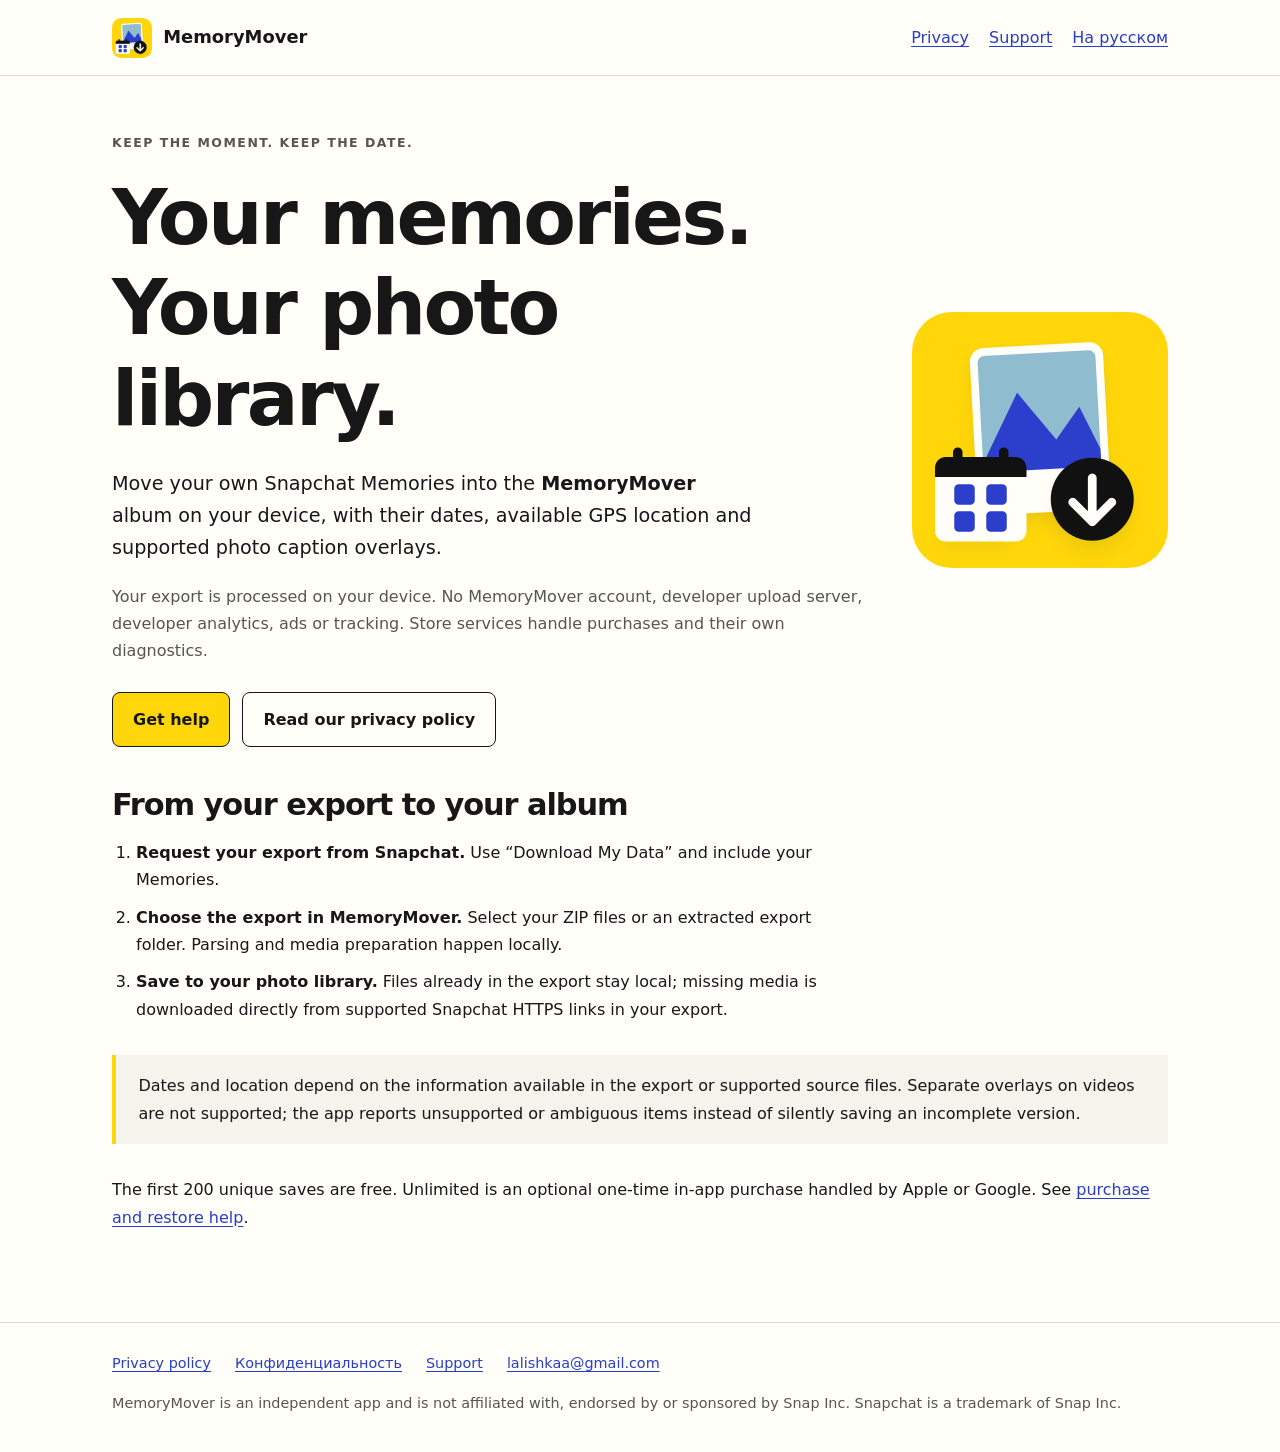
<file: index.html>
<!doctype html>
<html lang="en">
<head>
  <meta charset="utf-8">
  <meta name="viewport" content="width=device-width, initial-scale=1">
  <meta name="description" content="MemoryMover moves your own Snapchat Memories to your device photo library. On-device processing, no MemoryMover account, ads or tracking.">
  <meta name="referrer" content="no-referrer">
  <title>MemoryMover — Your memories, in your photo library</title>
  <link rel="icon" href="icon.png" type="image/png">
  <link rel="stylesheet" href="styles.css">
</head>
<body>
  <a class="skip-link" href="#main">Skip to content</a>
  <header class="site-header">
    <div class="wrap header-inner">
      <a class="brand" href="index.html" aria-current="page"><img src="icon.png" width="40" height="40" alt="">MemoryMover</a>
      <nav aria-label="Main navigation"><a href="privacy.html">Privacy</a><a href="support.html">Support</a><a href="ru/privacy.html" lang="ru">На русском</a></nav>
    </div>
  </header>
  <main id="main" class="wrap">
    <section class="hero" aria-labelledby="title">
      <div>
        <p class="eyebrow">Keep the moment. Keep the date.</p>
        <h1 id="title">Your memories.<br>Your photo library.</h1>
        <p class="lead">Move your own Snapchat Memories into the <strong>MemoryMover</strong> album on your device, with their dates, available GPS location and supported photo caption overlays.</p>
        <p class="muted">Your export is processed on your device. No MemoryMover account, developer upload server, developer analytics, ads or tracking. Store services handle purchases and their own diagnostics.</p>
        <div class="actions"><a class="button" href="support.html">Get help</a><a class="button secondary" href="privacy.html">Read our privacy policy</a></div>
      </div>
      <img class="hero-icon" src="icon.png" width="1024" height="1024" alt="MemoryMover icon: a photo, a calendar and a download arrow on yellow">
    </section>
    <section aria-labelledby="how">
      <h2 id="how">From your export to your album</h2>
      <ol class="steps">
        <li><strong>Request your export from Snapchat.</strong> Use “Download My Data” and include your Memories.</li>
        <li><strong>Choose the export in MemoryMover.</strong> Select your ZIP files or an extracted export folder. Parsing and media preparation happen locally.</li>
        <li><strong>Save to your photo library.</strong> Files already in the export stay local; missing media is downloaded directly from supported Snapchat HTTPS links in your export.</li>
      </ol>
      <div class="note"><p>Dates and location depend on the information available in the export or supported source files. Separate overlays on videos are not supported; the app reports unsupported or ambiguous items instead of silently saving an incomplete version.</p></div>
      <p>The first 200 unique saves are free. Unlimited is an optional one-time in-app purchase handled by Apple or Google. See <a href="support.html#purchases">purchase and restore help</a>.</p>
    </section>
  </main>
  <footer class="site-footer"><div class="wrap">
    <div class="footer-links"><a href="privacy.html">Privacy policy</a><a href="ru/privacy.html" lang="ru">Конфиденциальность</a><a href="support.html">Support</a><a href="mailto:lalishkaa@gmail.com">lalishkaa@gmail.com</a></div>
    <p>MemoryMover is an independent app and is not affiliated with, endorsed by or sponsored by Snap Inc. Snapchat is a trademark of Snap Inc.</p>
  </div></footer>
</body>
</html>
</file>
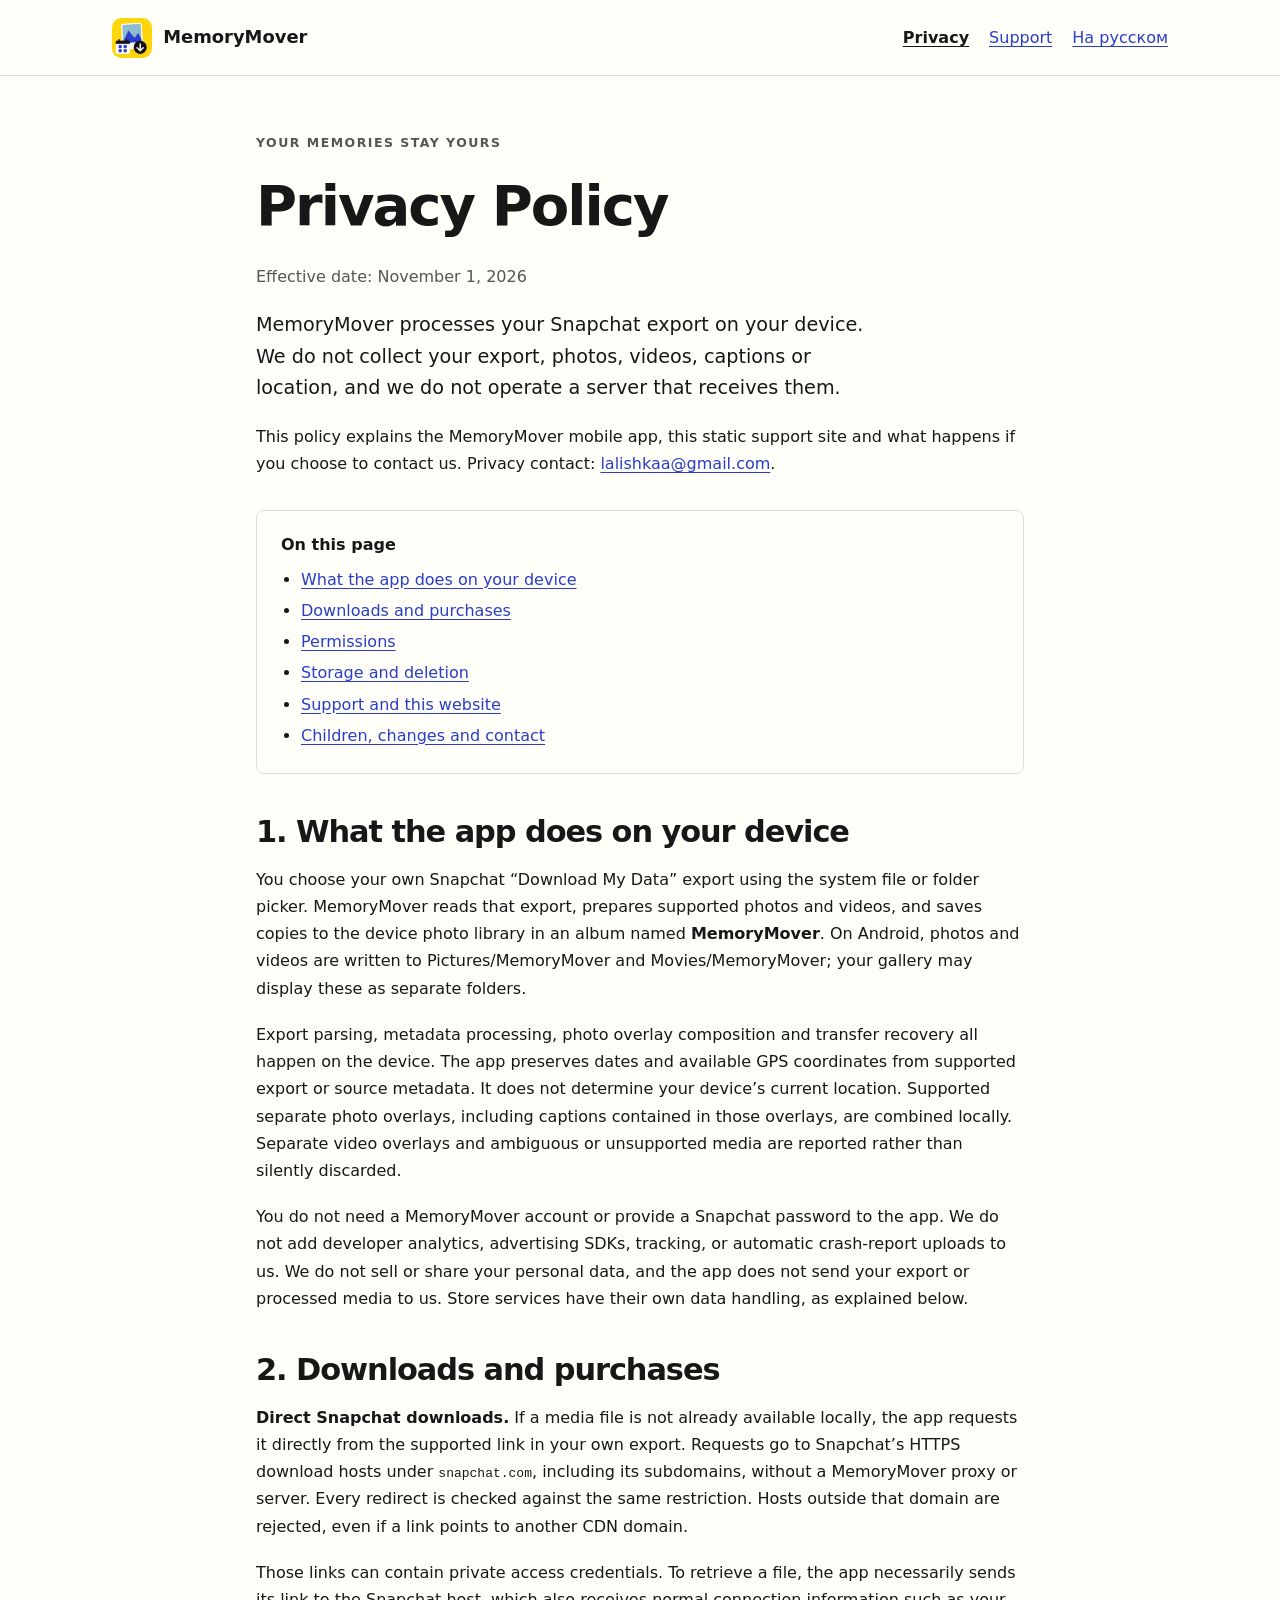
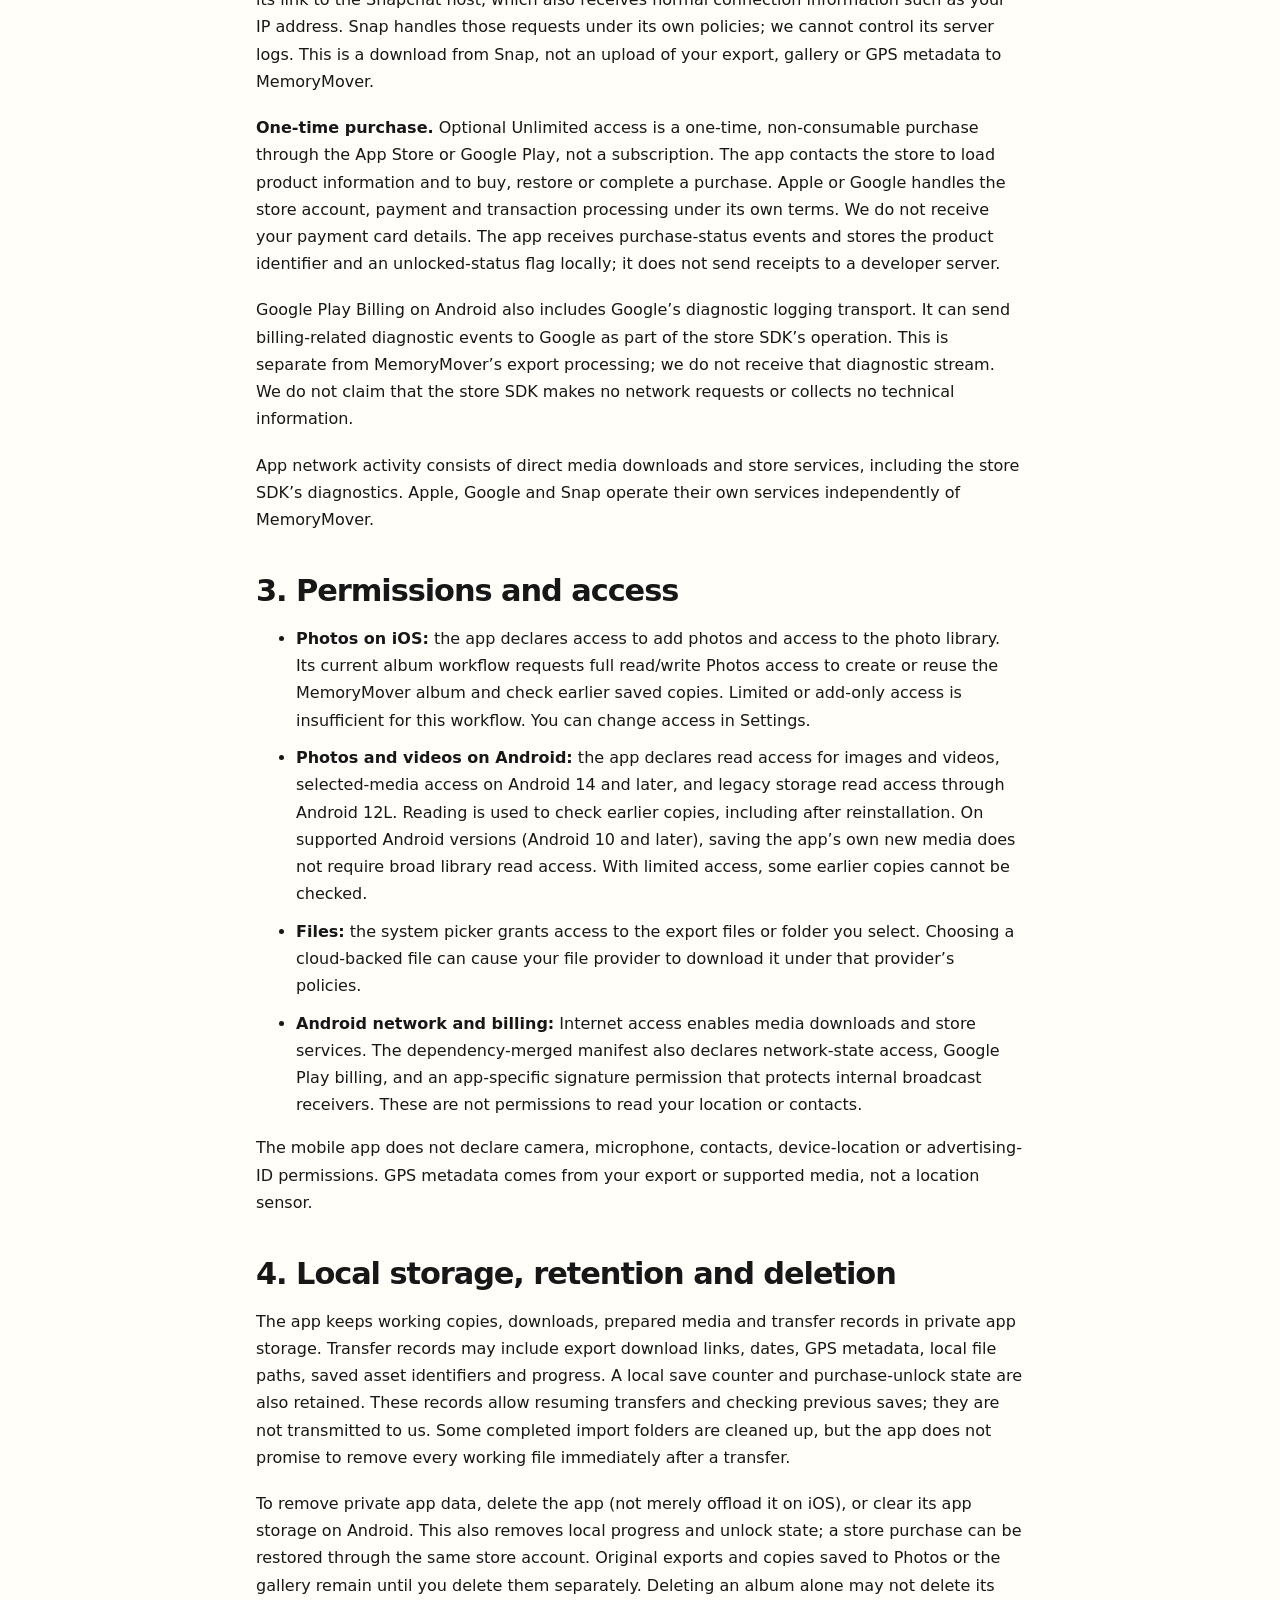
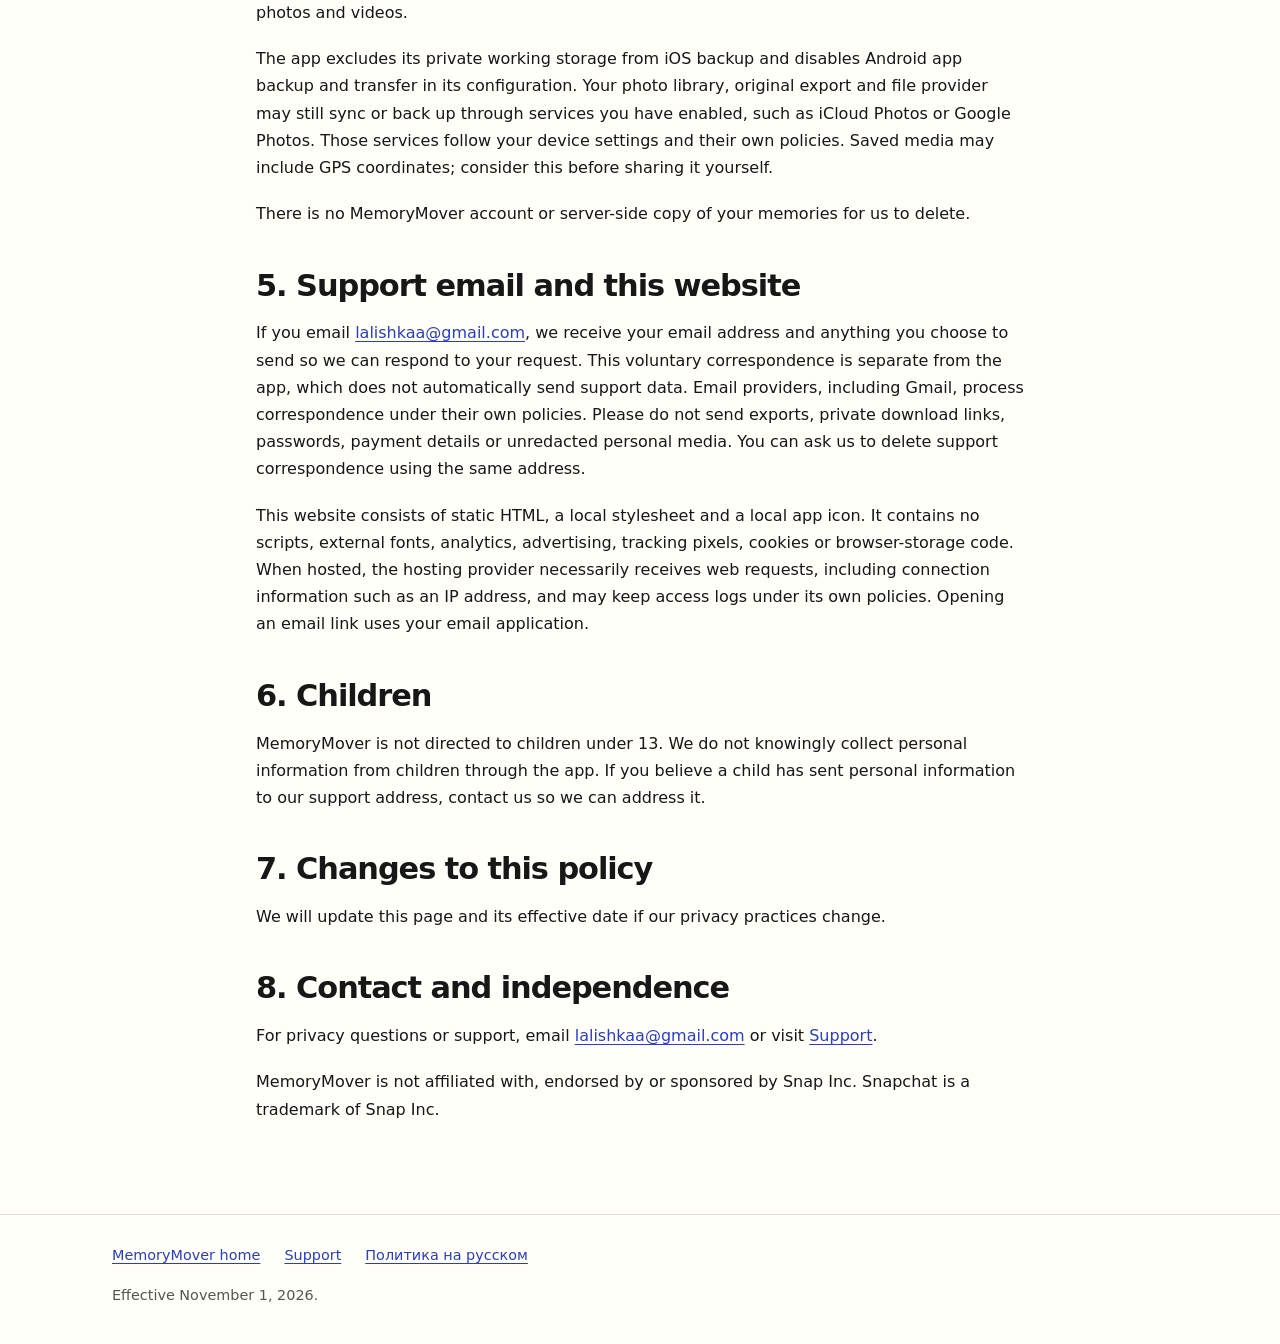
<file: privacy.html>
<!doctype html>
<html lang="en">
<head>
  <meta charset="utf-8">
  <meta name="viewport" content="width=device-width, initial-scale=1">
  <meta name="description" content="MemoryMover privacy policy: on-device export processing, photo library permissions, direct Snapchat downloads and store purchases.">
  <meta name="referrer" content="no-referrer">
  <title>Privacy Policy — MemoryMover</title>
  <link rel="icon" href="icon.png" type="image/png">
  <link rel="stylesheet" href="styles.css">
  <link rel="alternate" hreflang="ru" href="ru/privacy.html">
</head>
<body>
  <a class="skip-link" href="#main">Skip to content</a>
  <header class="site-header"><div class="wrap header-inner">
    <a class="brand" href="index.html"><img src="icon.png" width="40" height="40" alt="">MemoryMover</a>
    <nav aria-label="Main navigation"><a href="privacy.html" aria-current="page">Privacy</a><a href="support.html">Support</a><a href="ru/privacy.html" lang="ru">На русском</a></nav>
  </div></header>
  <main id="main" class="wrap document">
    <p class="eyebrow">Your memories stay yours</p>
    <h1>Privacy Policy</h1>
    <p class="date">Effective date: <time datetime="2026-11-01">November 1, 2026</time></p>
    <p class="lead">MemoryMover processes your Snapchat export on your device. We do not collect your export, photos, videos, captions or location, and we do not operate a server that receives them.</p>
    <p>This policy explains the MemoryMover mobile app, this static support site and what happens if you choose to contact us. Privacy contact: <a href="mailto:lalishkaa@gmail.com">lalishkaa@gmail.com</a>.</p>
    <nav class="toc" aria-label="On this page"><strong>On this page</strong><ul>
      <li><a href="#processing">What the app does on your device</a></li><li><a href="#network">Downloads and purchases</a></li><li><a href="#permissions">Permissions</a></li><li><a href="#storage">Storage and deletion</a></li><li><a href="#support">Support and this website</a></li><li><a href="#children">Children, changes and contact</a></li>
    </ul></nav>
    <section id="processing"><h2>1. What the app does on your device</h2>
      <p>You choose your own Snapchat “Download My Data” export using the system file or folder picker. MemoryMover reads that export, prepares supported photos and videos, and saves copies to the device photo library in an album named <strong>MemoryMover</strong>. On Android, photos and videos are written to Pictures/MemoryMover and Movies/MemoryMover; your gallery may display these as separate folders.</p>
      <p>Export parsing, metadata processing, photo overlay composition and transfer recovery all happen on the device. The app preserves dates and available GPS coordinates from supported export or source metadata. It does not determine your device’s current location. Supported separate photo overlays, including captions contained in those overlays, are combined locally. Separate video overlays and ambiguous or unsupported media are reported rather than silently discarded.</p>
      <p>You do not need a MemoryMover account or provide a Snapchat password to the app. We do not add developer analytics, advertising SDKs, tracking, or automatic crash-report uploads to us. We do not sell or share your personal data, and the app does not send your export or processed media to us. Store services have their own data handling, as explained below.</p>
    </section>
    <section id="network"><h2>2. Downloads and purchases</h2>
      <p><strong>Direct Snapchat downloads.</strong> If a media file is not already available locally, the app requests it directly from the supported link in your own export. Requests go to Snapchat’s HTTPS download hosts under <code>snapchat.com</code>, including its subdomains, without a MemoryMover proxy or server. Every redirect is checked against the same restriction. Hosts outside that domain are rejected, even if a link points to another CDN domain.</p>
      <p>Those links can contain private access credentials. To retrieve a file, the app necessarily sends its link to the Snapchat host, which also receives normal connection information such as your IP address. Snap handles those requests under its own policies; we cannot control its server logs. This is a download from Snap, not an upload of your export, gallery or GPS metadata to MemoryMover.</p>
      <p><strong>One-time purchase.</strong> Optional Unlimited access is a one-time, non-consumable purchase through the App Store or Google Play, not a subscription. The app contacts the store to load product information and to buy, restore or complete a purchase. Apple or Google handles the store account, payment and transaction processing under its own terms. We do not receive your payment card details. The app receives purchase-status events and stores the product identifier and an unlocked-status flag locally; it does not send receipts to a developer server.</p>
      <p>Google Play Billing on Android also includes Google’s diagnostic logging transport. It can send billing-related diagnostic events to Google as part of the store SDK’s operation. This is separate from MemoryMover’s export processing; we do not receive that diagnostic stream. We do not claim that the store SDK makes no network requests or collects no technical information.</p>
      <p>App network activity consists of direct media downloads and store services, including the store SDK’s diagnostics. Apple, Google and Snap operate their own services independently of MemoryMover.</p>
    </section>
    <section id="permissions"><h2>3. Permissions and access</h2>
      <ul>
        <li><strong>Photos on iOS:</strong> the app declares access to add photos and access to the photo library. Its current album workflow requests full read/write Photos access to create or reuse the MemoryMover album and check earlier saved copies. Limited or add-only access is insufficient for this workflow. You can change access in Settings.</li>
        <li><strong>Photos and videos on Android:</strong> the app declares read access for images and videos, selected-media access on Android 14 and later, and legacy storage read access through Android 12L. Reading is used to check earlier copies, including after reinstallation. On supported Android versions (Android 10 and later), saving the app’s own new media does not require broad library read access. With limited access, some earlier copies cannot be checked.</li>
        <li><strong>Files:</strong> the system picker grants access to the export files or folder you select. Choosing a cloud-backed file can cause your file provider to download it under that provider’s policies.</li>
        <li><strong>Android network and billing:</strong> Internet access enables media downloads and store services. The dependency-merged manifest also declares network-state access, Google Play billing, and an app-specific signature permission that protects internal broadcast receivers. These are not permissions to read your location or contacts.</li>
      </ul>
      <p>The mobile app does not declare camera, microphone, contacts, device-location or advertising-ID permissions. GPS metadata comes from your export or supported media, not a location sensor.</p>
    </section>
    <section id="storage"><h2>4. Local storage, retention and deletion</h2>
      <p>The app keeps working copies, downloads, prepared media and transfer records in private app storage. Transfer records may include export download links, dates, GPS metadata, local file paths, saved asset identifiers and progress. A local save counter and purchase-unlock state are also retained. These records allow resuming transfers and checking previous saves; they are not transmitted to us. Some completed import folders are cleaned up, but the app does not promise to remove every working file immediately after a transfer.</p>
      <p>To remove private app data, delete the app (not merely offload it on iOS), or clear its app storage on Android. This also removes local progress and unlock state; a store purchase can be restored through the same store account. Original exports and copies saved to Photos or the gallery remain until you delete them separately. Deleting an album alone may not delete its photos and videos.</p>
      <p>The app excludes its private working storage from iOS backup and disables Android app backup and transfer in its configuration. Your photo library, original export and file provider may still sync or back up through services you have enabled, such as iCloud Photos or Google Photos. Those services follow your device settings and their own policies. Saved media may include GPS coordinates; consider this before sharing it yourself.</p>
      <p>There is no MemoryMover account or server-side copy of your memories for us to delete.</p>
    </section>
    <section id="support"><h2>5. Support email and this website</h2>
      <p>If you email <a href="mailto:lalishkaa@gmail.com">lalishkaa@gmail.com</a>, we receive your email address and anything you choose to send so we can respond to your request. This voluntary correspondence is separate from the app, which does not automatically send support data. Email providers, including Gmail, process correspondence under their own policies. Please do not send exports, private download links, passwords, payment details or unredacted personal media. You can ask us to delete support correspondence using the same address.</p>
      <p>This website consists of static HTML, a local stylesheet and a local app icon. It contains no scripts, external fonts, analytics, advertising, tracking pixels, cookies or browser-storage code. When hosted, the hosting provider necessarily receives web requests, including connection information such as an IP address, and may keep access logs under its own policies. Opening an email link uses your email application.</p>
    </section>
    <section id="children"><h2>6. Children</h2>
      <p>MemoryMover is not directed to children under 13. We do not knowingly collect personal information from children through the app. If you believe a child has sent personal information to our support address, contact us so we can address it.</p>
      <h2>7. Changes to this policy</h2>
      <p>We will update this page and its effective date if our privacy practices change.</p>
      <h2>8. Contact and independence</h2>
      <p>For privacy questions or support, email <a href="mailto:lalishkaa@gmail.com">lalishkaa@gmail.com</a> or visit <a href="support.html">Support</a>.</p>
      <p>MemoryMover is not affiliated with, endorsed by or sponsored by Snap Inc. Snapchat is a trademark of Snap Inc.</p>
    </section>
  </main>
  <footer class="site-footer"><div class="wrap"><div class="footer-links"><a href="index.html">MemoryMover home</a><a href="support.html">Support</a><a href="ru/privacy.html" lang="ru">Политика на русском</a></div><p>Effective November 1, 2026.</p></div></footer>
</body>
</html>
</file>
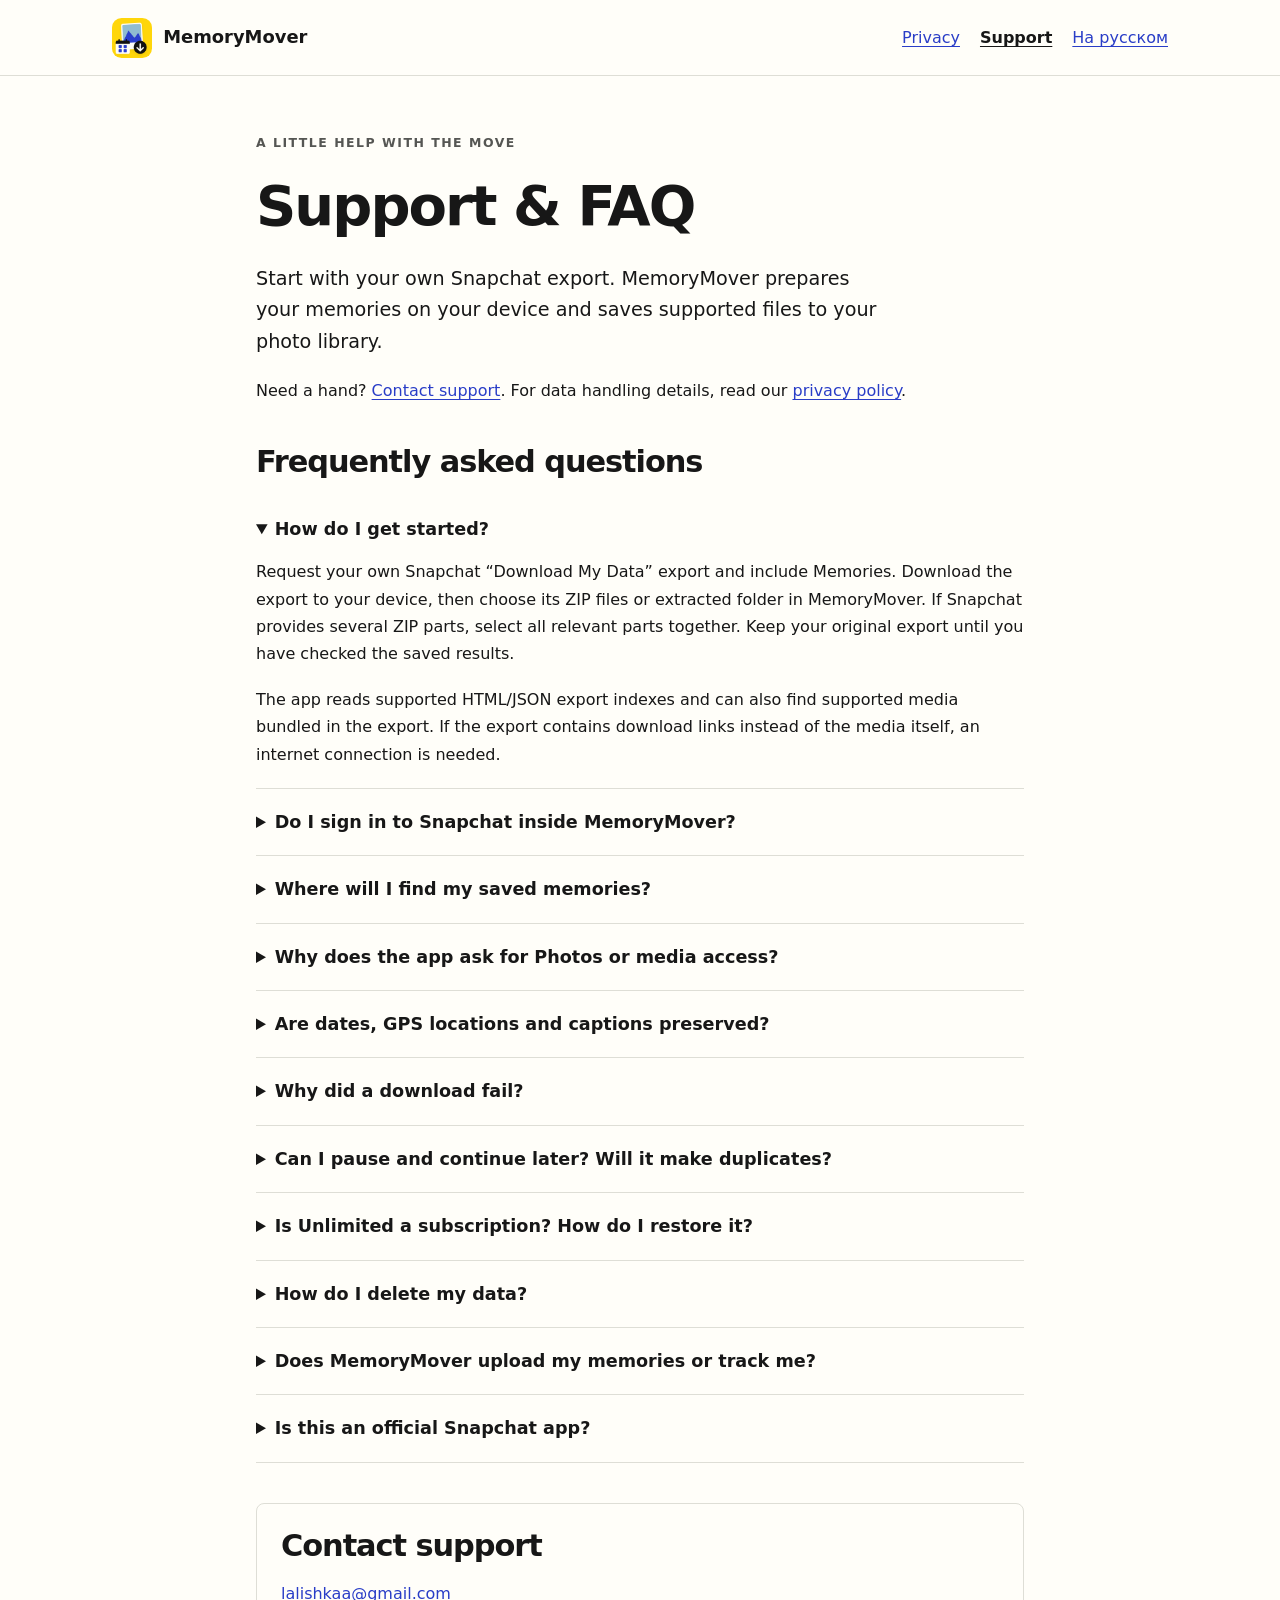
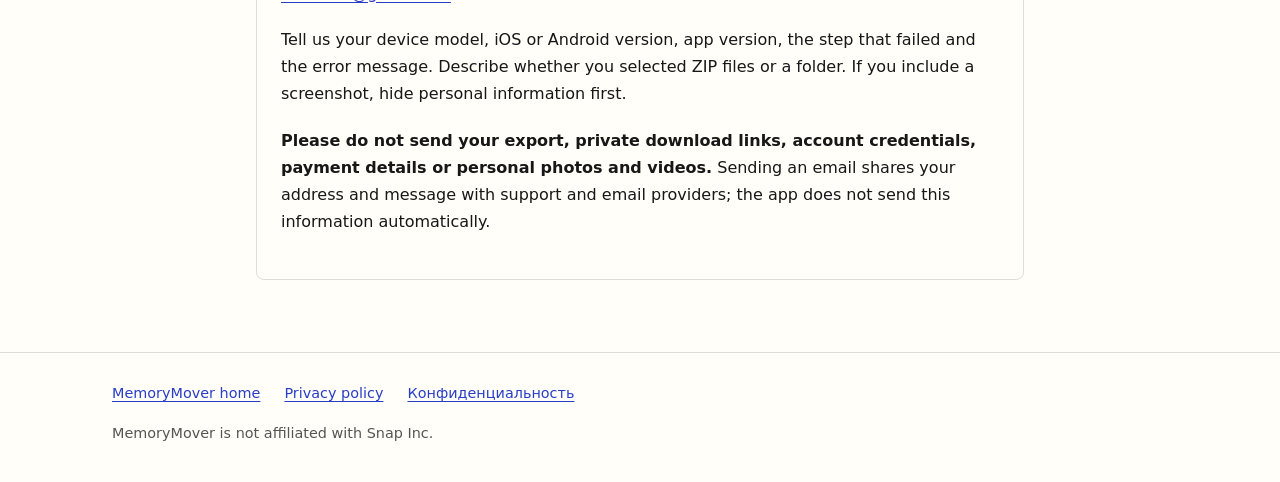
<file: support.html>
<!doctype html>
<html lang="en">
<head>
  <meta charset="utf-8">
  <meta name="viewport" content="width=device-width, initial-scale=1">
  <meta name="description" content="Help with MemoryMover: Snapchat exports, Photos permissions, dates, locations, overlays, downloads, one-time purchases and restoring access.">
  <meta name="referrer" content="no-referrer">
  <title>Support & FAQ — MemoryMover</title>
  <link rel="icon" href="icon.png" type="image/png">
  <link rel="stylesheet" href="styles.css">
</head>
<body>
  <a class="skip-link" href="#main">Skip to content</a>
  <header class="site-header"><div class="wrap header-inner">
    <a class="brand" href="index.html"><img src="icon.png" width="40" height="40" alt="">MemoryMover</a>
    <nav aria-label="Main navigation"><a href="privacy.html">Privacy</a><a href="support.html" aria-current="page">Support</a><a href="ru/privacy.html" lang="ru">На русском</a></nav>
  </div></header>
  <main id="main" class="wrap document">
    <p class="eyebrow">A little help with the move</p>
    <h1>Support &amp; FAQ</h1>
    <p class="lead">Start with your own Snapchat export. MemoryMover prepares your memories on your device and saves supported files to your photo library.</p>
    <p>Need a hand? <a href="#contact">Contact support</a>. For data handling details, read our <a href="privacy.html">privacy policy</a>.</p>
    <section aria-labelledby="faq-title"><h2 id="faq-title">Frequently asked questions</h2>
      <details open><summary>How do I get started?</summary>
        <p>Request your own Snapchat “Download My Data” export and include Memories. Download the export to your device, then choose its ZIP files or extracted folder in MemoryMover. If Snapchat provides several ZIP parts, select all relevant parts together. Keep your original export until you have checked the saved results.</p>
        <p>The app reads supported HTML/JSON export indexes and can also find supported media bundled in the export. If the export contains download links instead of the media itself, an internet connection is needed.</p>
      </details>
      <details><summary>Do I sign in to Snapchat inside MemoryMover?</summary>
        <p>No. There is no MemoryMover account and the app does not ask for your Snapchat password. You obtain your export from Snapchat separately, then select it in the system picker. Treat the export and its download links as private.</p>
      </details>
      <details><summary>Where will I find my saved memories?</summary>
        <p>On iOS, open Photos and find the MemoryMover album. On Android, look for MemoryMover in your gallery; photos are stored in Pictures/MemoryMover and videos in Movies/MemoryMover, which some galleries display separately. The app’s gallery shortcut may open the gallery home rather than the album on some Android devices.</p>
      </details>
      <details><summary>Why does the app ask for Photos or media access?</summary>
        <p>On iOS, full read/write Photos access is needed to create or reuse the named album and check earlier copies. Limited or add-only access cannot complete this album workflow. You can adjust access in your device settings.</p>
        <p>On Android 10 and later, saving new app-owned media does not require broad read access. Read access helps check earlier saved copies, especially after reinstalling. Limited or denied access can prevent checking some earlier copies; review the app’s status before retrying uncertain saves.</p>
      </details>
      <details><summary>Are dates, GPS locations and captions preserved?</summary>
        <p>The app writes available dates and GPS metadata from your export or supported source files. It does not request your device’s current location. Missing information cannot be recreated; dates without a timezone in the export are interpreted as UTC, and your gallery may display dates in your local timezone.</p>
        <p>Supported separate photo overlays are combined with photos locally, including captions already present in those overlays. Captions already embedded in a supported video remain in the video. Separate video overlays are not supported. Invalid overlays, ambiguous media and unsupported formats are reported for review.</p>
      </details>
      <details><summary>Why did a download fail?</summary>
        <p>Check your connection and available device storage, then use Resume. Expired or access-denied Snapchat links may require requesting a fresh export from Snapchat. The app only accepts HTTPS links on snapchat.com or its subdomains and checks every redirect; a link to a different domain is rejected. Do not send private links to support.</p>
      </details>
      <details><summary>Can I pause and continue later? Will it make duplicates?</summary>
        <p>The app stores progress locally so you can pause and resume. It checks saved asset records when access allows. A save is marked complete only after the gallery confirms success and its asset identifier has been stored. If a result is uncertain or earlier copies cannot be checked, review the gallery and the app’s message before retrying. Duplicate prevention is limited by available permissions and records; reinstalling removes private progress.</p>
      </details>
      <details id="purchases"><summary>Is Unlimited a subscription? How do I restore it?</summary>
        <p>No. The first 200 unique saves are free; Unlimited is an optional one-time, non-consumable purchase handled by Apple or Google. The store supplies the current price. There is no recurring subscription.</p>
        <p>Use Restore in the app while signed in to the same store account used for the purchase. Check your connection and store account if the product is unavailable or a purchase is pending. Purchases belong to the relevant store; cross-platform transfer is not provided. Payment and refund requests are handled through Apple or Google.</p>
      </details>
      <details><summary>How do I delete my data?</summary>
        <p>Delete the app to remove its private working files and progress; on iOS, offloading is not the same as deleting. Android also lets you clear the app’s storage in Settings. Delete saved photos and videos separately in Photos or your gallery, and remove the original export separately if desired. Removing an album alone may leave the media in your library. Check any cloud photo and file backups you use.</p>
        <p>There is no MemoryMover account or server-side memory archive. To request deletion of a support email conversation, write to the contact address below.</p>
      </details>
      <details><summary>Does MemoryMover upload my memories or track me?</summary>
        <p>No export or processed media is uploaded to us. Parsing and processing happen on your device. We add no developer analytics, advertising, tracking or automatic crash uploads to us. Media downloads connect directly to Snapchat’s allowed HTTPS hosts; store services handle product queries, purchases and restoration. Google Play Billing also includes Google’s own diagnostic logging transport. Those providers receive the requests needed to deliver their services. Your own photo-library or file-provider sync settings may also apply. See the <a href="privacy.html#network">network explanation</a>.</p>
      </details>
      <details><summary>Is this an official Snapchat app?</summary>
        <p>No. MemoryMover is independent and is not affiliated with, endorsed by or sponsored by Snap Inc. Snapchat is a trademark of Snap Inc.</p>
      </details>
    </section>
    <section class="contact" id="contact" aria-labelledby="contact-title"><h2 id="contact-title">Contact support</h2>
      <p><a href="mailto:lalishkaa@gmail.com">lalishkaa@gmail.com</a></p>
      <p>Tell us your device model, iOS or Android version, app version, the step that failed and the error message. Describe whether you selected ZIP files or a folder. If you include a screenshot, hide personal information first.</p>
      <p><strong>Please do not send your export, private download links, account credentials, payment details or personal photos and videos.</strong> Sending an email shares your address and message with support and email providers; the app does not send this information automatically.</p>
    </section>
  </main>
  <footer class="site-footer"><div class="wrap"><div class="footer-links"><a href="index.html">MemoryMover home</a><a href="privacy.html">Privacy policy</a><a href="ru/privacy.html" lang="ru">Конфиденциальность</a></div><p>MemoryMover is not affiliated with Snap Inc.</p></div></footer>
</body>
</html>
</file>
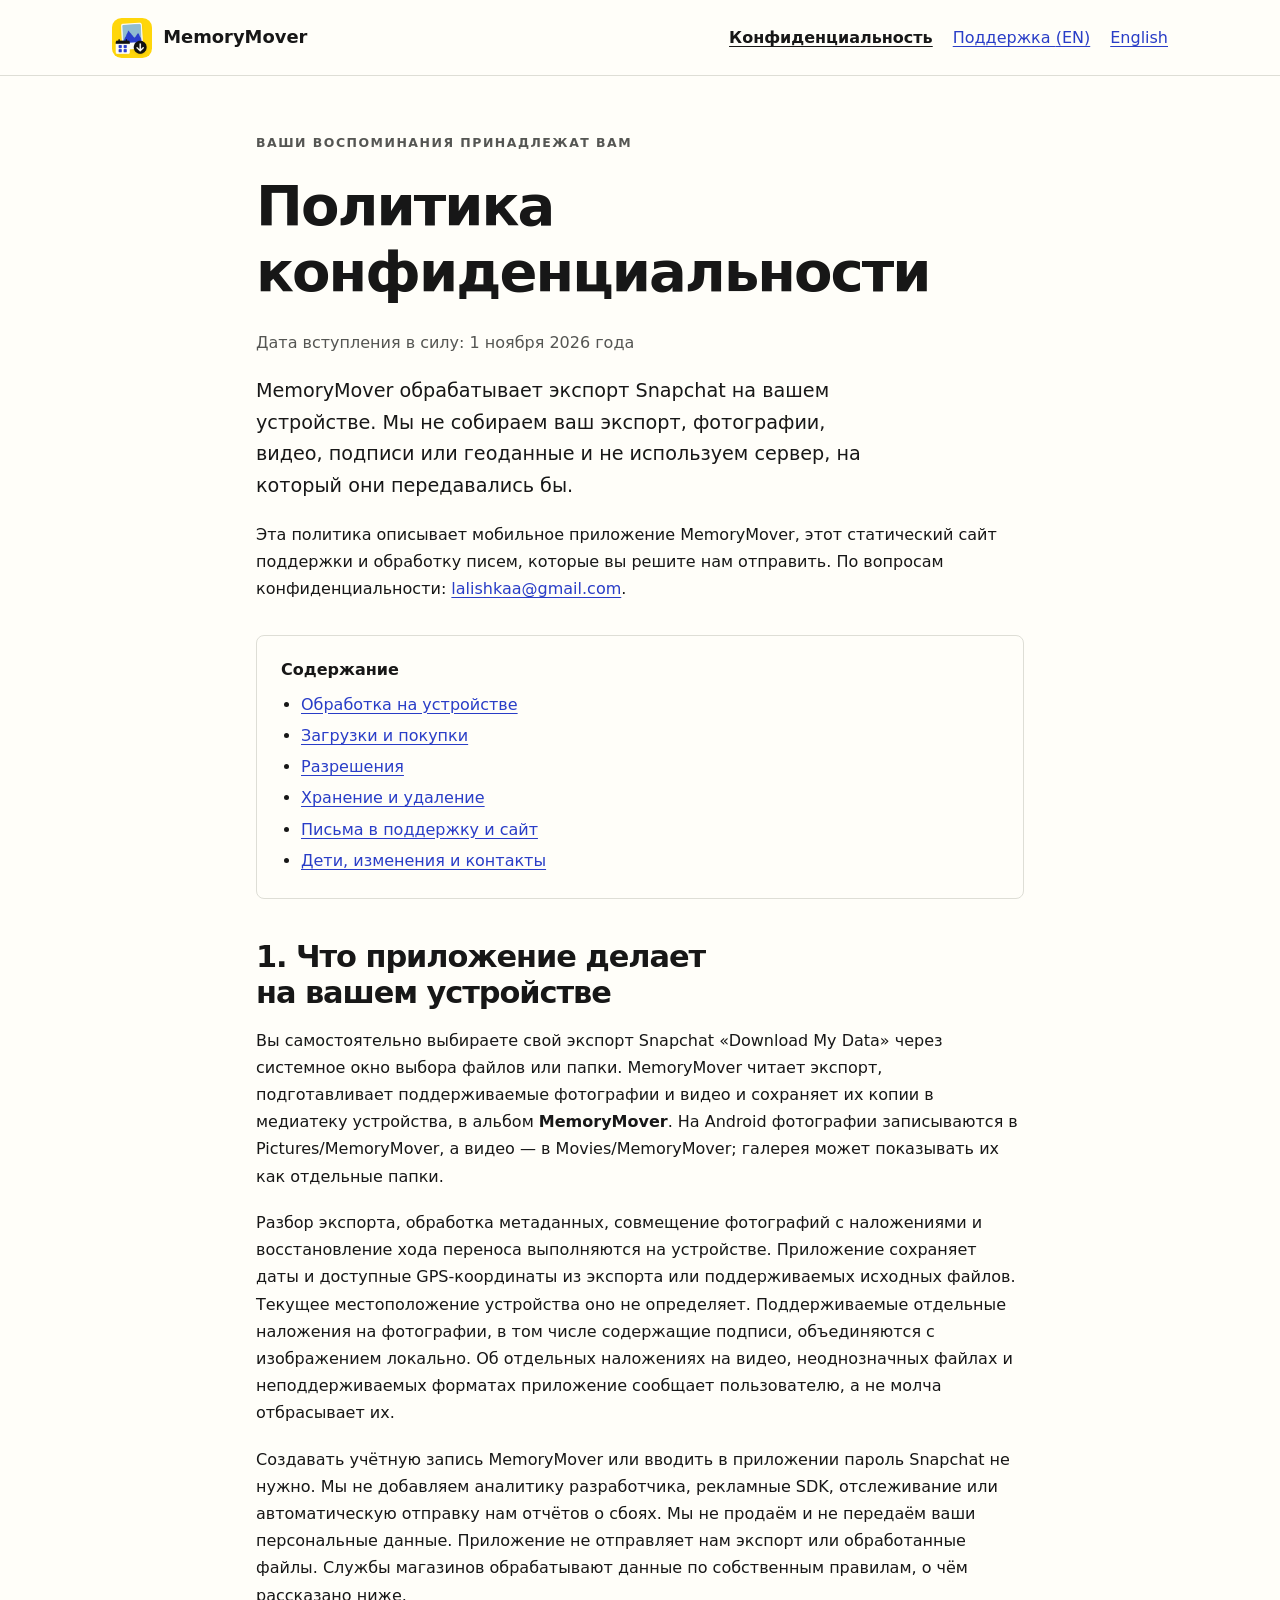
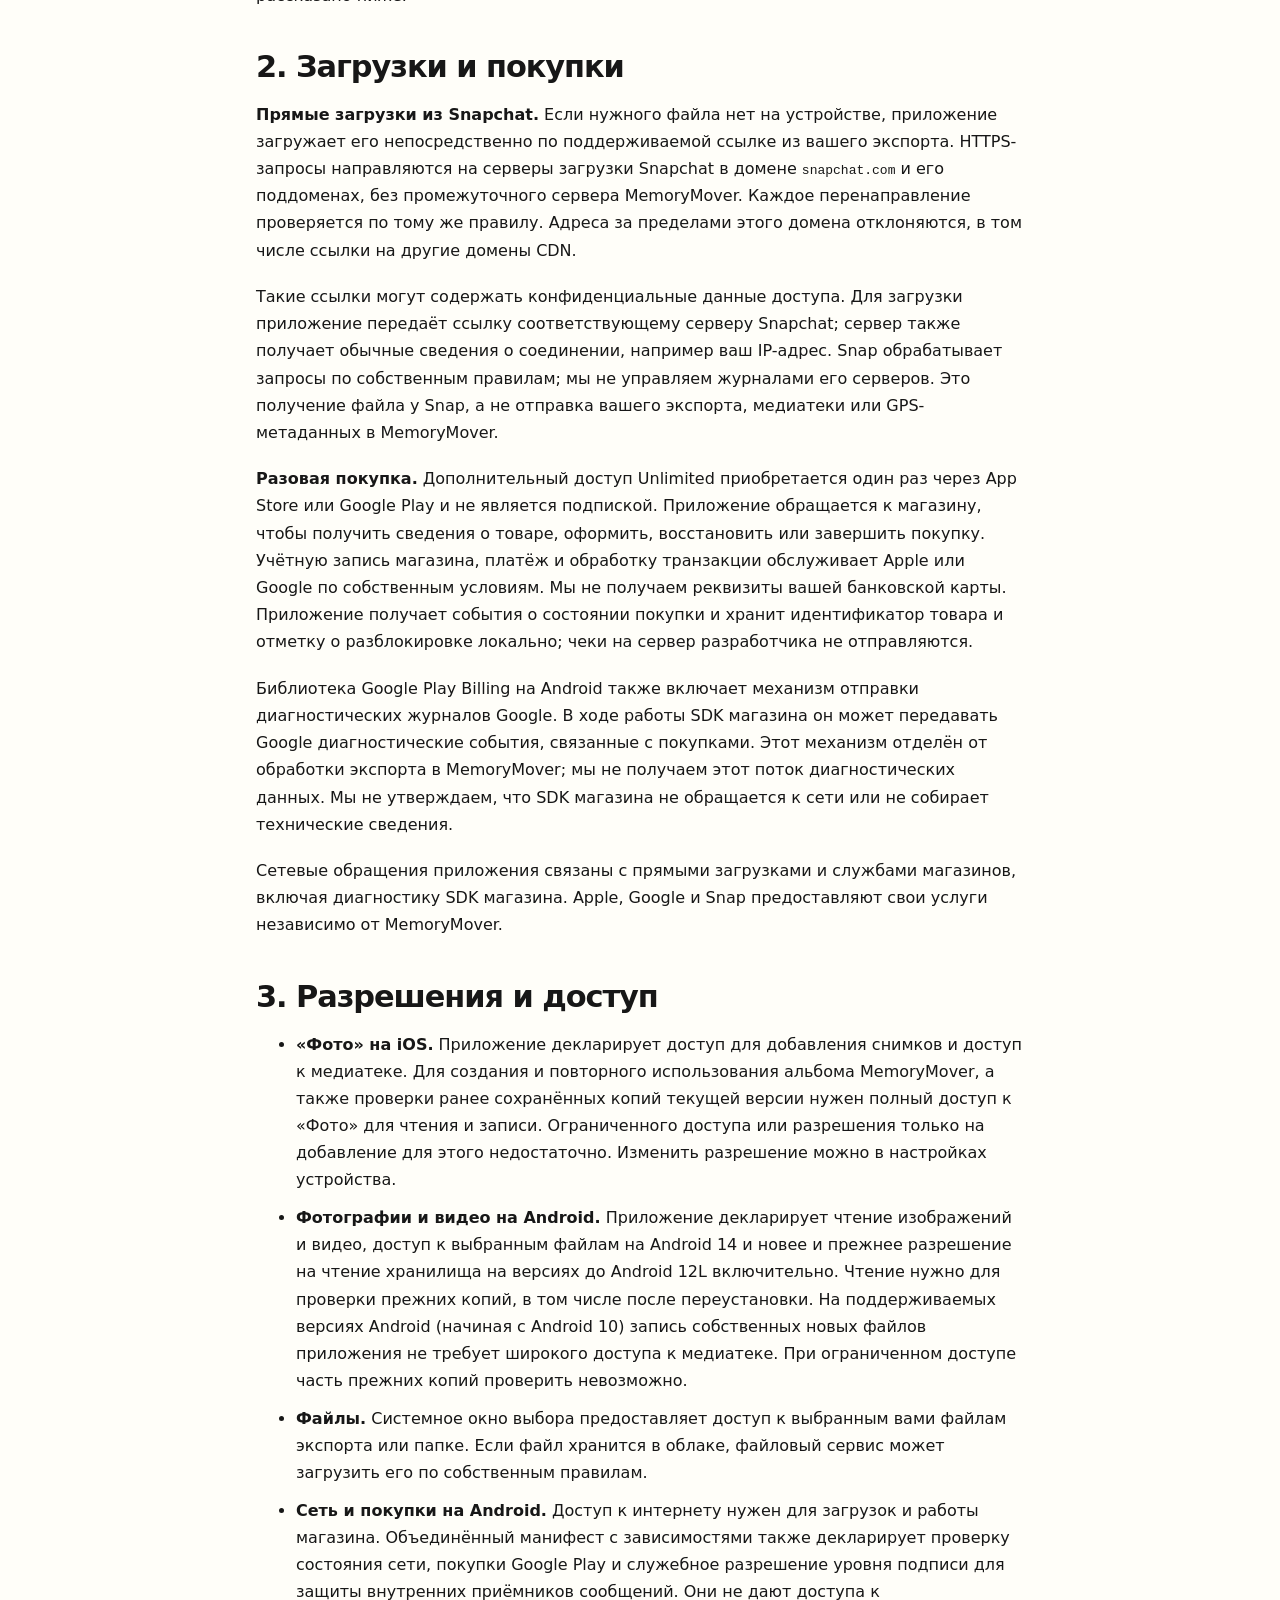
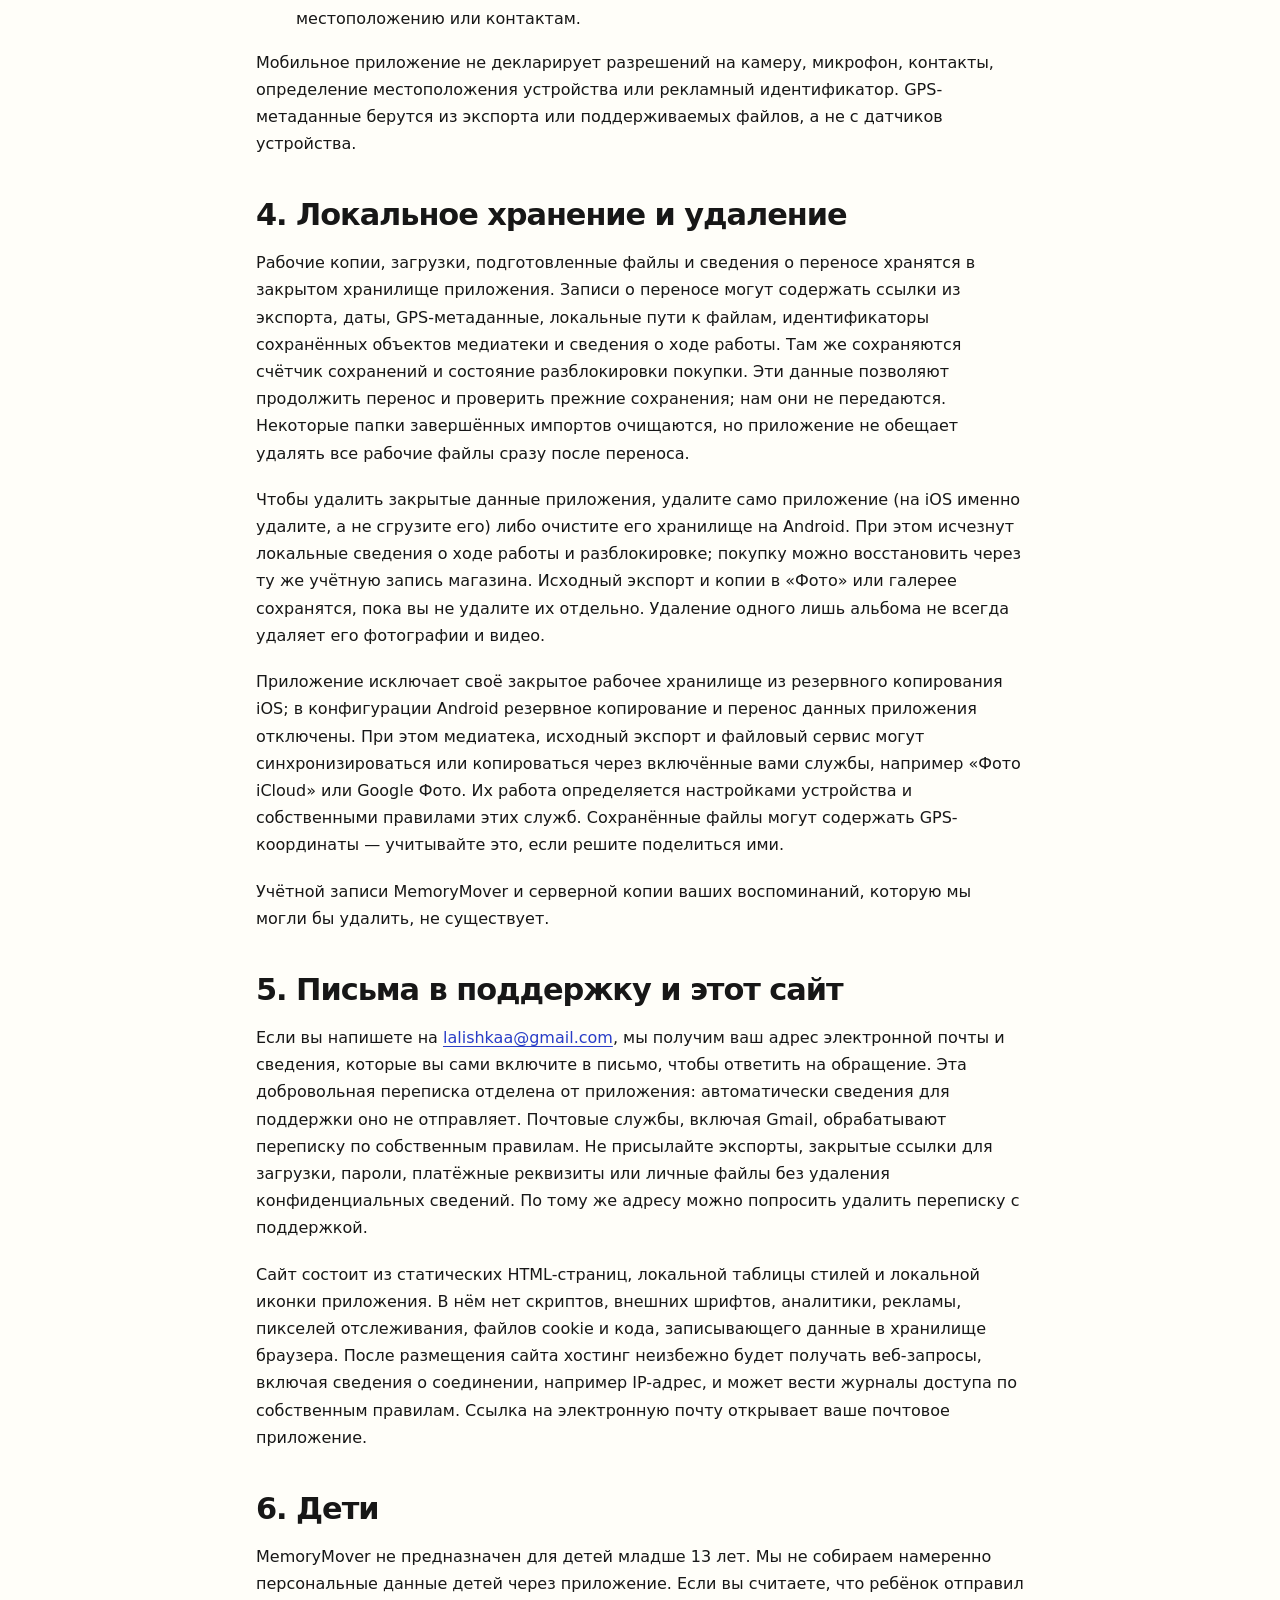
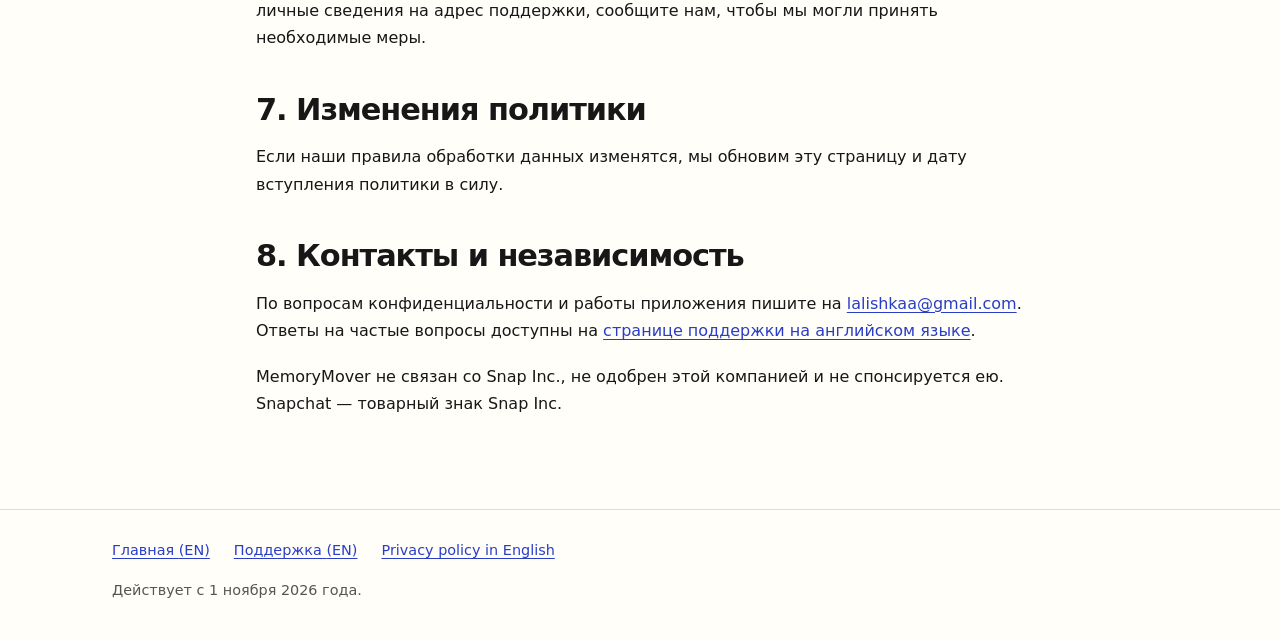
<file: ru/privacy.html>
<!doctype html>
<html lang="ru">
<head>
  <meta charset="utf-8">
  <meta name="viewport" content="width=device-width, initial-scale=1">
  <meta name="description" content="Политика конфиденциальности MemoryMover: обработка на устройстве, доступ к медиатеке, загрузки Snapchat и покупки через магазины.">
  <meta name="referrer" content="no-referrer">
  <title>Политика конфиденциальности — MemoryMover</title>
  <link rel="icon" href="../icon.png" type="image/png">
  <link rel="stylesheet" href="../styles.css">
  <link rel="alternate" hreflang="en" href="../privacy.html">
</head>
<body>
  <a class="skip-link" href="#main">Перейти к содержанию</a>
  <header class="site-header"><div class="wrap header-inner">
    <a class="brand" href="../index.html"><img src="../icon.png" width="40" height="40" alt="">MemoryMover</a>
    <nav aria-label="Основная навигация"><a href="privacy.html" aria-current="page">Конфиденциальность</a><a href="../support.html">Поддержка <span lang="en">(EN)</span></a><a href="../privacy.html" lang="en">English</a></nav>
  </div></header>
  <main id="main" class="wrap document">
    <p class="eyebrow">Ваши воспоминания принадлежат вам</p>
    <h1>Политика конфиденциальности</h1>
    <p class="date">Дата вступления в силу: <time datetime="2026-11-01">1 ноября 2026 года</time></p>
    <p class="lead">MemoryMover обрабатывает экспорт Snapchat на вашем устройстве. Мы не собираем ваш экспорт, фотографии, видео, подписи или геоданные и не используем сервер, на который они передавались бы.</p>
    <p>Эта политика описывает мобильное приложение MemoryMover, этот статический сайт поддержки и обработку писем, которые вы решите нам отправить. По вопросам конфиденциальности: <a href="mailto:lalishkaa@gmail.com">lalishkaa@gmail.com</a>.</p>
    <nav class="toc" aria-label="Содержание"><strong>Содержание</strong><ul>
      <li><a href="#processing">Обработка на устройстве</a></li><li><a href="#network">Загрузки и покупки</a></li><li><a href="#permissions">Разрешения</a></li><li><a href="#storage">Хранение и удаление</a></li><li><a href="#support">Письма в поддержку и сайт</a></li><li><a href="#children">Дети, изменения и контакты</a></li>
    </ul></nav>
    <section id="processing"><h2>1. Что приложение делает на вашем устройстве</h2>
      <p>Вы самостоятельно выбираете свой экспорт Snapchat «Download My Data» через системное окно выбора файлов или папки. MemoryMover читает экспорт, подготавливает поддерживаемые фотографии и видео и сохраняет их копии в медиатеку устройства, в альбом <strong>MemoryMover</strong>. На Android фотографии записываются в Pictures/MemoryMover, а видео — в Movies/MemoryMover; галерея может показывать их как отдельные папки.</p>
      <p>Разбор экспорта, обработка метаданных, совмещение фотографий с наложениями и восстановление хода переноса выполняются на устройстве. Приложение сохраняет даты и доступные GPS-координаты из экспорта или поддерживаемых исходных файлов. Текущее местоположение устройства оно не определяет. Поддерживаемые отдельные наложения на фотографии, в том числе содержащие подписи, объединяются с изображением локально. Об отдельных наложениях на видео, неоднозначных файлах и неподдерживаемых форматах приложение сообщает пользователю, а не молча отбрасывает их.</p>
      <p>Создавать учётную запись MemoryMover или вводить в приложении пароль Snapchat не нужно. Мы не добавляем аналитику разработчика, рекламные SDK, отслеживание или автоматическую отправку нам отчётов о сбоях. Мы не продаём и не передаём ваши персональные данные. Приложение не отправляет нам экспорт или обработанные файлы. Службы магазинов обрабатывают данные по собственным правилам, о чём рассказано ниже.</p>
    </section>
    <section id="network"><h2>2. Загрузки и покупки</h2>
      <p><strong>Прямые загрузки из Snapchat.</strong> Если нужного файла нет на устройстве, приложение загружает его непосредственно по поддерживаемой ссылке из вашего экспорта. HTTPS-запросы направляются на серверы загрузки Snapchat в домене <code>snapchat.com</code> и его поддоменах, без промежуточного сервера MemoryMover. Каждое перенаправление проверяется по тому же правилу. Адреса за пределами этого домена отклоняются, в том числе ссылки на другие домены CDN.</p>
      <p>Такие ссылки могут содержать конфиденциальные данные доступа. Для загрузки приложение передаёт ссылку соответствующему серверу Snapchat; сервер также получает обычные сведения о соединении, например ваш IP-адрес. Snap обрабатывает запросы по собственным правилам; мы не управляем журналами его серверов. Это получение файла у Snap, а не отправка вашего экспорта, медиатеки или GPS-метаданных в MemoryMover.</p>
      <p><strong>Разовая покупка.</strong> Дополнительный доступ Unlimited приобретается один раз через App Store или Google Play и не является подпиской. Приложение обращается к магазину, чтобы получить сведения о товаре, оформить, восстановить или завершить покупку. Учётную запись магазина, платёж и обработку транзакции обслуживает Apple или Google по собственным условиям. Мы не получаем реквизиты вашей банковской карты. Приложение получает события о состоянии покупки и хранит идентификатор товара и отметку о разблокировке локально; чеки на сервер разработчика не отправляются.</p>
      <p>Библиотека Google Play Billing на Android также включает механизм отправки диагностических журналов Google. В ходе работы SDK магазина он может передавать Google диагностические события, связанные с покупками. Этот механизм отделён от обработки экспорта в MemoryMover; мы не получаем этот поток диагностических данных. Мы не утверждаем, что SDK магазина не обращается к сети или не собирает технические сведения.</p>
      <p>Сетевые обращения приложения связаны с прямыми загрузками и службами магазинов, включая диагностику SDK магазина. Apple, Google и Snap предоставляют свои услуги независимо от MemoryMover.</p>
    </section>
    <section id="permissions"><h2>3. Разрешения и доступ</h2>
      <ul>
        <li><strong>«Фото» на iOS.</strong> Приложение декларирует доступ для добавления снимков и доступ к медиатеке. Для создания и повторного использования альбома MemoryMover, а также проверки ранее сохранённых копий текущей версии нужен полный доступ к «Фото» для чтения и записи. Ограниченного доступа или разрешения только на добавление для этого недостаточно. Изменить разрешение можно в настройках устройства.</li>
        <li><strong>Фотографии и видео на Android.</strong> Приложение декларирует чтение изображений и видео, доступ к выбранным файлам на Android 14 и новее и прежнее разрешение на чтение хранилища на версиях до Android 12L включительно. Чтение нужно для проверки прежних копий, в том числе после переустановки. На поддерживаемых версиях Android (начиная с Android 10) запись собственных новых файлов приложения не требует широкого доступа к медиатеке. При ограниченном доступе часть прежних копий проверить невозможно.</li>
        <li><strong>Файлы.</strong> Системное окно выбора предоставляет доступ к выбранным вами файлам экспорта или папке. Если файл хранится в облаке, файловый сервис может загрузить его по собственным правилам.</li>
        <li><strong>Сеть и покупки на Android.</strong> Доступ к интернету нужен для загрузок и работы магазина. Объединённый манифест с зависимостями также декларирует проверку состояния сети, покупки Google Play и служебное разрешение уровня подписи для защиты внутренних приёмников сообщений. Они не дают доступа к местоположению или контактам.</li>
      </ul>
      <p>Мобильное приложение не декларирует разрешений на камеру, микрофон, контакты, определение местоположения устройства или рекламный идентификатор. GPS-метаданные берутся из экспорта или поддерживаемых файлов, а не с датчиков устройства.</p>
    </section>
    <section id="storage"><h2>4. Локальное хранение и удаление</h2>
      <p>Рабочие копии, загрузки, подготовленные файлы и сведения о переносе хранятся в закрытом хранилище приложения. Записи о переносе могут содержать ссылки из экспорта, даты, GPS-метаданные, локальные пути к файлам, идентификаторы сохранённых объектов медиатеки и сведения о ходе работы. Там же сохраняются счётчик сохранений и состояние разблокировки покупки. Эти данные позволяют продолжить перенос и проверить прежние сохранения; нам они не передаются. Некоторые папки завершённых импортов очищаются, но приложение не обещает удалять все рабочие файлы сразу после переноса.</p>
      <p>Чтобы удалить закрытые данные приложения, удалите само приложение (на iOS именно удалите, а не сгрузите его) либо очистите его хранилище на Android. При этом исчезнут локальные сведения о ходе работы и разблокировке; покупку можно восстановить через ту же учётную запись магазина. Исходный экспорт и копии в «Фото» или галерее сохранятся, пока вы не удалите их отдельно. Удаление одного лишь альбома не всегда удаляет его фотографии и видео.</p>
      <p>Приложение исключает своё закрытое рабочее хранилище из резервного копирования iOS; в конфигурации Android резервное копирование и перенос данных приложения отключены. При этом медиатека, исходный экспорт и файловый сервис могут синхронизироваться или копироваться через включённые вами службы, например «Фото iCloud» или Google Фото. Их работа определяется настройками устройства и собственными правилами этих служб. Сохранённые файлы могут содержать GPS-координаты — учитывайте это, если решите поделиться ими.</p>
      <p>Учётной записи MemoryMover и серверной копии ваших воспоминаний, которую мы могли бы удалить, не существует.</p>
    </section>
    <section id="support"><h2>5. Письма в поддержку и этот сайт</h2>
      <p>Если вы напишете на <a href="mailto:lalishkaa@gmail.com">lalishkaa@gmail.com</a>, мы получим ваш адрес электронной почты и сведения, которые вы сами включите в письмо, чтобы ответить на обращение. Эта добровольная переписка отделена от приложения: автоматически сведения для поддержки оно не отправляет. Почтовые службы, включая Gmail, обрабатывают переписку по собственным правилам. Не присылайте экспорты, закрытые ссылки для загрузки, пароли, платёжные реквизиты или личные файлы без удаления конфиденциальных сведений. По тому же адресу можно попросить удалить переписку с поддержкой.</p>
      <p>Сайт состоит из статических HTML-страниц, локальной таблицы стилей и локальной иконки приложения. В нём нет скриптов, внешних шрифтов, аналитики, рекламы, пикселей отслеживания, файлов cookie и кода, записывающего данные в хранилище браузера. После размещения сайта хостинг неизбежно будет получать веб-запросы, включая сведения о соединении, например IP-адрес, и может вести журналы доступа по собственным правилам. Ссылка на электронную почту открывает ваше почтовое приложение.</p>
    </section>
    <section id="children"><h2>6. Дети</h2>
      <p>MemoryMover не предназначен для детей младше 13 лет. Мы не собираем намеренно персональные данные детей через приложение. Если вы считаете, что ребёнок отправил личные сведения на адрес поддержки, сообщите нам, чтобы мы могли принять необходимые меры.</p>
      <h2>7. Изменения политики</h2>
      <p>Если наши правила обработки данных изменятся, мы обновим эту страницу и дату вступления политики в силу.</p>
      <h2>8. Контакты и независимость</h2>
      <p>По вопросам конфиденциальности и работы приложения пишите на <a href="mailto:lalishkaa@gmail.com">lalishkaa@gmail.com</a>. Ответы на частые вопросы доступны на <a href="../support.html">странице поддержки на английском языке</a>.</p>
      <p>MemoryMover не связан со Snap Inc., не одобрен этой компанией и не спонсируется ею. Snapchat — товарный знак Snap Inc.</p>
    </section>
  </main>
  <footer class="site-footer"><div class="wrap"><div class="footer-links"><a href="../index.html">Главная <span lang="en">(EN)</span></a><a href="../support.html">Поддержка <span lang="en">(EN)</span></a><a href="../privacy.html" lang="en">Privacy policy in English</a></div><p>Действует с 1 ноября 2026 года.</p></div></footer>
</body>
</html>
</file>
<file: styles.css>
:root {
  color-scheme: light;
  --ink: #171717;
  --muted: #555653;
  --paper: #fffef9;
  --line: #deded6;
  --yellow: #ffd60a;
  --blue: #293dc7;
  font-family: system-ui, -apple-system, BlinkMacSystemFont, "Segoe UI", sans-serif;
  color: var(--ink);
  background: var(--paper);
  line-height: 1.7;
}
* { box-sizing: border-box; }
body { margin: 0; }
a { color: var(--blue); text-underline-offset: .2em; overflow-wrap: anywhere; }
a:hover { text-decoration-thickness: 2px; }
a:focus-visible, summary:focus-visible { outline: 3px solid var(--blue); outline-offset: 5px; }
.skip-link { position: absolute; left: 1rem; top: -6rem; padding: .6rem 1rem; background: var(--yellow); z-index: 1; }
.skip-link:focus { top: 1rem; }
.wrap { width: min(100% - 2.5rem, 66rem); margin-inline: auto; }
.site-header { border-bottom: 1px solid var(--line); }
.header-inner { display: flex; align-items: center; justify-content: space-between; flex-wrap: wrap; gap: .5rem 2rem; padding-block: 1rem; }
.brand { display: inline-flex; align-items: center; gap: .7rem; font-size: 1.12rem; font-weight: 750; color: var(--ink); text-decoration: none; }
.brand img { border-radius: .6rem; }
nav { display: flex; flex-wrap: wrap; gap: .25rem 1.25rem; }
nav a { padding-block: .5rem; }
nav a[aria-current="page"] { color: var(--ink); font-weight: 700; }
main { padding-block: 3.5rem 4.5rem; }
h1, h2, h3 { line-height: 1.18; letter-spacing: -.035em; text-wrap: balance; overflow-wrap: anywhere; }
h1 { font-size: clamp(2.4rem, 6vw, 4.8rem); margin: .5rem 0 1.5rem; }
h2 { font-size: clamp(1.45rem, 3vw, 1.9rem); margin: 2.5rem 0 1rem; }
p { margin: 0 0 1.2rem; }
li { margin-bottom: .65rem; }
.eyebrow { text-transform: uppercase; font-size: .78rem; font-weight: 750; letter-spacing: .12em; color: var(--muted); }
.lead { font-size: 1.2rem; line-height: 1.65; max-width: 40rem; }
.muted, .date { color: var(--muted); }
.hero { display: grid; grid-template-columns: 1fr 16rem; gap: 3rem; align-items: center; }
.hero-icon { display: block; width: 100%; height: auto; border-radius: 2.5rem; }
.actions { display: flex; flex-wrap: wrap; gap: .75rem; margin-top: 1.75rem; }
.button { display: inline-block; padding: .8rem 1.25rem; border: 1px solid var(--ink); border-radius: .5rem; color: var(--ink); text-decoration: none; font-weight: 700; background: var(--yellow); }
.button.secondary { background: transparent; }
.note { border-left: 4px solid var(--yellow); padding: 1.1rem 1.4rem; background: #f4f3ec; margin-block: 2rem; }
.note p:last-child { margin-bottom: 0; }
.steps { padding-left: 1.5rem; max-width: 45rem; }
.document { max-width: 48rem; }
.document h1 { font-size: clamp(2.25rem, 6vw, 3.5rem); }
.document section { scroll-margin-top: 1.5rem; }
.toc { display: block; padding: 1.25rem 1.5rem; border: 1px solid var(--line); border-radius: .5rem; margin-block: 2rem; }
.toc ul { margin: .5rem 0 0; padding-left: 1.25rem; }
.toc li { margin-bottom: .25rem; }
details { border-bottom: 1px solid var(--line); padding-block: 1.25rem; }
summary { font-weight: 700; cursor: pointer; font-size: 1.1rem; line-height: 1.5; }
details p:first-of-type { margin-top: 1rem; }
details p:last-child { margin-bottom: 0; }
.contact { margin-top: 2.5rem; padding: 1.5rem; border: 1px solid var(--line); border-radius: .5rem; }
.contact h2 { margin-top: 0; }
.site-footer { border-top: 1px solid var(--line); padding-block: 1.75rem; font-size: .9rem; color: var(--muted); }
.footer-links { display: flex; flex-wrap: wrap; gap: .5rem 1.5rem; margin-bottom: 1rem; }
.site-footer p { margin-bottom: .5rem; }
@media (max-width: 640px) {
  main { padding-block: 2.5rem 3rem; }
  .hero { grid-template-columns: 1fr; gap: 1.75rem; }
  .hero-icon { width: 7rem; border-radius: 1.25rem; grid-row: 1; }
  .wrap { width: min(100% - 2rem, 66rem); }
  .lead { font-size: 1.1rem; }
  .note { padding: 1rem; }
}
@media print {
  .site-header, .site-footer, .skip-link, .toc, .actions { display: none; }
  :root { background: white; color: black; }
  main { padding-block: 0; }
  .wrap, .document { width: 100%; max-width: none; }
  details::details-content { content-visibility: visible; }
}
</file>
